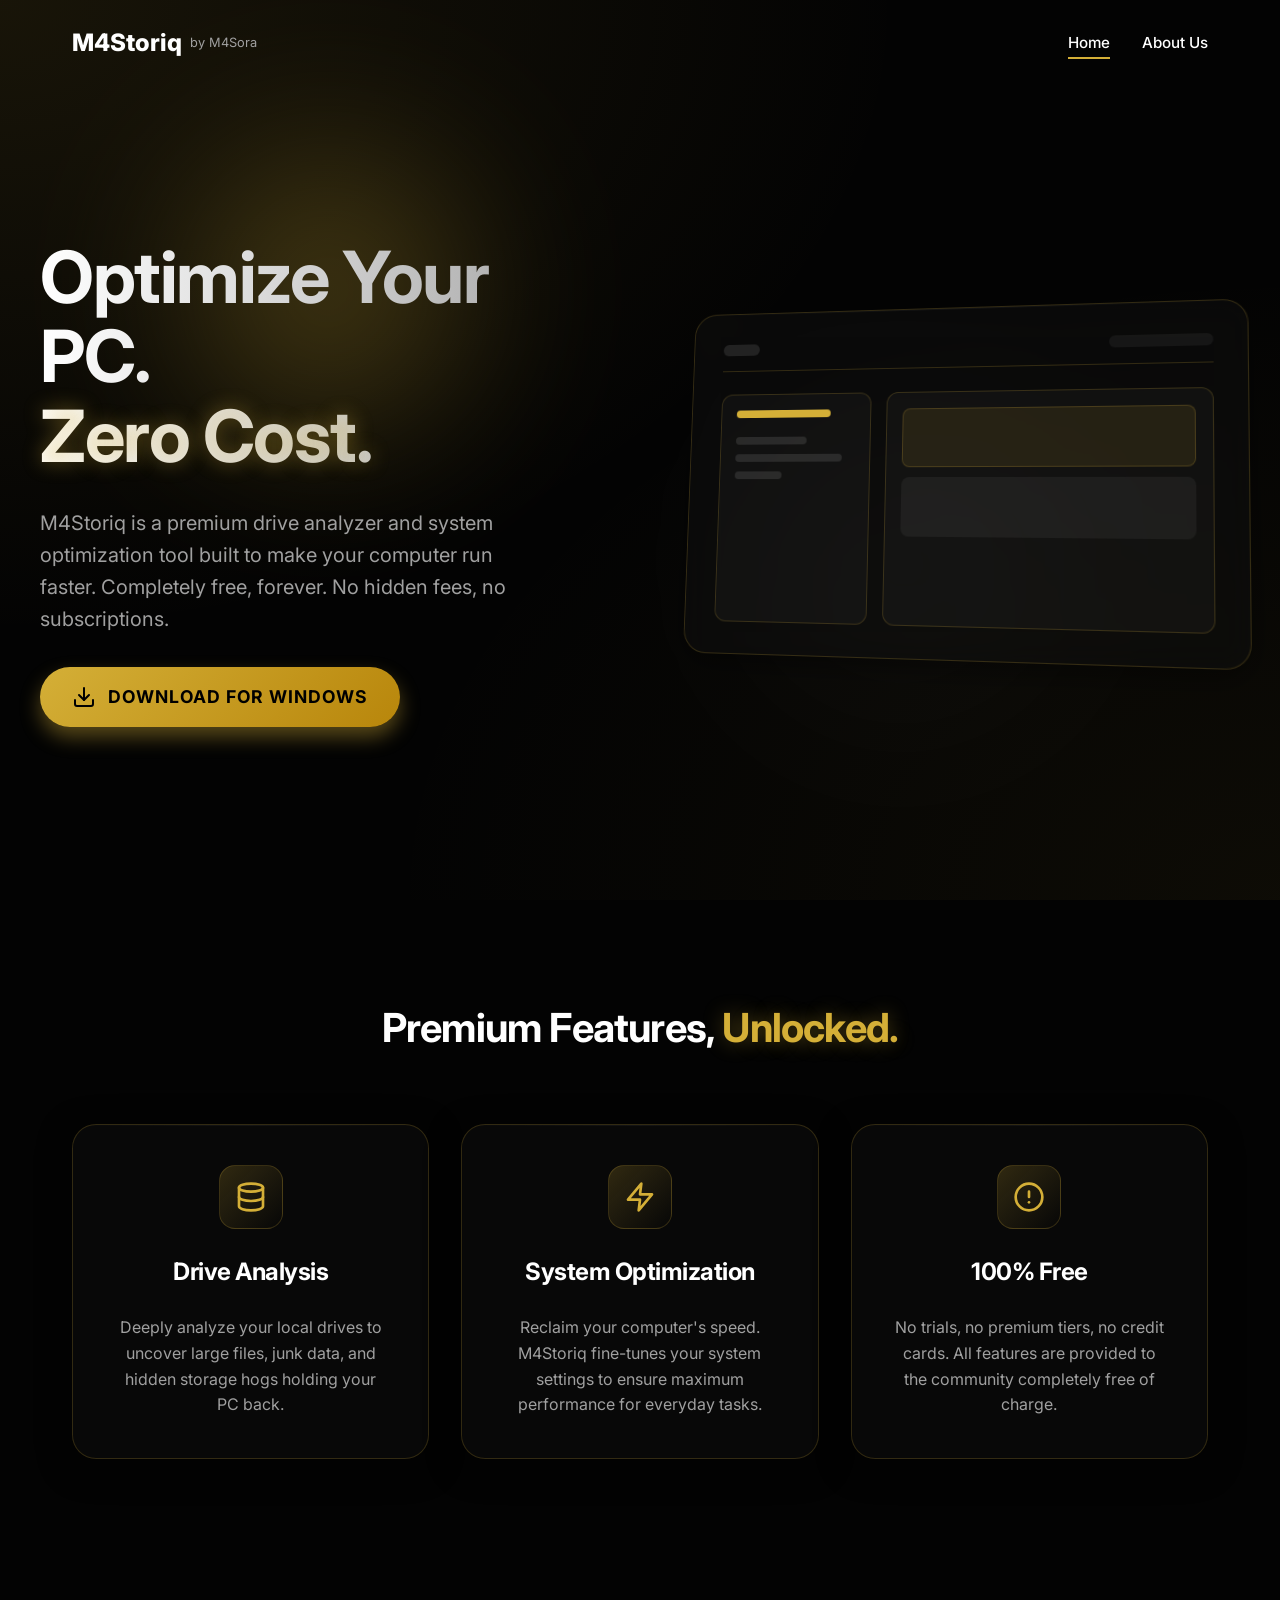
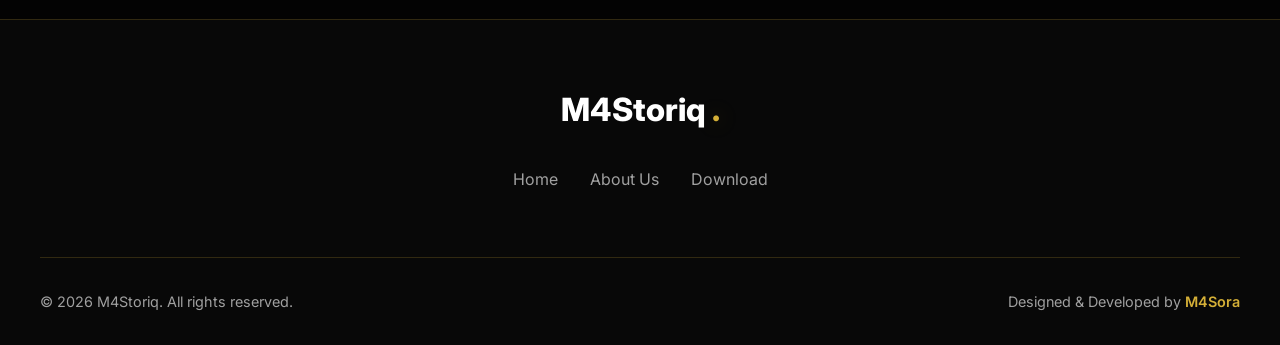
<file: index.html>
<!DOCTYPE html>
<html lang="en">
<head>
    <meta charset="UTF-8">
    <meta name="viewport" content="width=device-width, initial-scale=1.0">
    
    <!-- Primary Meta Tags -->
    <title>M4Storiq | Premium Free PC Optimization & Drive Analyzer</title>
    <meta name="title" content="M4Storiq | Premium Free PC Optimization & Drive Analyzer">
    <meta name="description" content="M4Storiq by M4Sora is a premium, 100% free PC optimization tool and drive analyzer. Clean your system, analyze disk space, and boost performance at zero cost.">
    <meta name="keywords" content="M4Storiq, M4Sora, Moaaz Ali, free PC optimizer, drive analyzer, system optimization software, clean PC, disk space analyzer, free software, Windows optimizer">
    <meta name="author" content="M4Sora, Moaaz Ali">

    <!-- Open Graph / Facebook -->
    <meta property="og:type" content="website">
    <meta property="og:title" content="M4Storiq - Premium Free PC Optimization & Drive Analyzer">
    <meta property="og:description" content="Optimize your PC for free with M4Storiq. Analyze your drives, clean up space, and boost performance at zero cost. Created by M4Sora.">
    <meta property="og:image" content="assets/m4storiq.png">

    <!-- Twitter -->
    <meta property="twitter:card" content="summary_large_image">
    <meta property="twitter:title" content="M4Storiq - Premium Free PC Optimization & Drive Analyzer">
    <meta property="twitter:description" content="Optimize your PC for free with M4Storiq. Analyze your drives, clean up space, and boost performance at zero cost. Created by M4Sora.">
    <meta property="twitter:image" content="assets/m4storiq.png">
    
    <!-- Fonts -->
    <link rel="preconnect" href="https://fonts.googleapis.com">
    <link rel="preconnect" href="https://fonts.gstatic.com" crossorigin>
    <link href="https://fonts.googleapis.com/css2?family=Inter:wght@400;500;600;700;800&display=swap" rel="stylesheet">
    <!-- CSS -->
    <link rel="stylesheet" href="css/styles.css">
    <link rel="icon" type="image/png" href="assets/m4storiq.png">
</head>
<body>
    <!-- Navigation -->
    <nav class="navbar">
        <div class="nav-container">
            <a href="index.html" class="nav-brand">
                M4Storiq <span>by M4Sora</span>
            </a>
            <div class="nav-links">
                <a href="index.html" class="nav-link active">Home</a>
                <a href="about.html" class="nav-link">About Us</a>
            </div>
        </div>
    </nav>

    <!-- Hero Section -->
    <header class="hero">
        <div class="hero-blob blob-1"></div>
        <div class="hero-blob blob-2"></div>
        
        <div class="hero-content">
            <div class="hero-text animate-on-scroll">
                <h1 class="hero-title">Optimize Your PC. <br> <span class="text-gold">Zero Cost.</span></h1>
                <p class="hero-subtitle">M4Storiq is a premium drive analyzer and system optimization tool built to make your computer run faster. Completely free, forever. No hidden fees, no subscriptions.</p>
                <a href="https://github.com/moaaz12345/M4Storiq/releases/download/v1.0.0/M4Storiq.Setup.1.0.0.exe" class="btn-primary">
                    <svg xmlns="http://www.w3.org/2000/svg" width="24" height="24" viewBox="0 0 24 24" fill="none" stroke="currentColor" stroke-width="2" stroke-linecap="round" stroke-linejoin="round"><path d="M21 15v4a2 2 0 0 1-2 2H5a2 2 0 0 1-2-2v-4"></path><polyline points="7 10 12 15 17 10"></polyline><line x1="12" y1="15" x2="12" y2="3"></line></svg>
                    Download for Windows
                </a>
            </div>
            
            <div class="hero-visual animate-on-scroll">
                <div class="app-mockup glass-panel">
                    <div class="mockup-header">
                        <div style="width: 40px; height: 12px; background: rgba(255,255,255,0.1); border-radius: 6px;"></div>
                        <div style="width: 100px; height: 12px; background: rgba(255,255,255,0.05); border-radius: 6px;"></div>
                    </div>
                    <div class="mockup-body">
                        <div class="mockup-card">
                            <div style="width: 80%; height: 8px; background: var(--gold-primary); border-radius: 4px; margin-bottom: 20px;"></div>
                            <div style="width: 60%; height: 8px; background: rgba(255,255,255,0.1); border-radius: 4px; margin-bottom: 10px;"></div>
                            <div style="width: 90%; height: 8px; background: rgba(255,255,255,0.1); border-radius: 4px; margin-bottom: 10px;"></div>
                            <div style="width: 40%; height: 8px; background: rgba(255,255,255,0.1); border-radius: 4px;"></div>
                        </div>
                        <div class="mockup-card" style="display: flex; flex-direction: column; gap: 10px;">
                             <div style="width: 100%; height: 60px; background: rgba(212, 175, 55, 0.1); border-radius: 8px; border: 1px solid var(--glass-border);"></div>
                             <div style="width: 100%; height: 60px; background: rgba(255,255,255,0.05); border-radius: 8px;"></div>
                        </div>
                    </div>
                </div>
            </div>
        </div>
    </header>

    <!-- Features Section -->
    <section class="features">
        <h2 class="section-title animate-on-scroll">Premium Features, <span class="text-gold">Unlocked.</span></h2>
        <div class="features-grid">
            <div class="feature-card glass-panel animate-on-scroll">
                <div class="feature-icon">
                    <svg xmlns="http://www.w3.org/2000/svg" viewBox="0 0 24 24" fill="none" stroke="currentColor" stroke-width="2" stroke-linecap="round" stroke-linejoin="round"><ellipse cx="12" cy="5" rx="9" ry="3"></ellipse><path d="M21 12c0 1.66-4 3-9 3s-9-1.34-9-3"></path><path d="M3 5v14c0 1.66 4 3 9 3s9-1.34 9-3V5"></path></svg>
                </div>
                <h3 class="feature-title">Drive Analysis</h3>
                <p class="feature-desc">Deeply analyze your local drives to uncover large files, junk data, and hidden storage hogs holding your PC back.</p>
            </div>
            <div class="feature-card glass-panel animate-on-scroll" style="transition-delay: 0.1s;">
                <div class="feature-icon">
                    <svg xmlns="http://www.w3.org/2000/svg" viewBox="0 0 24 24" fill="none" stroke="currentColor" stroke-width="2" stroke-linecap="round" stroke-linejoin="round"><path d="M13 2L3 14h9l-1 8 10-12h-9l1-8z"></path></svg>
                </div>
                <h3 class="feature-title">System Optimization</h3>
                <p class="feature-desc">Reclaim your computer's speed. M4Storiq fine-tunes your system settings to ensure maximum performance for everyday tasks.</p>
            </div>
            <div class="feature-card glass-panel animate-on-scroll" style="transition-delay: 0.2s;">
                <div class="feature-icon">
                    <svg xmlns="http://www.w3.org/2000/svg" viewBox="0 0 24 24" fill="none" stroke="currentColor" stroke-width="2" stroke-linecap="round" stroke-linejoin="round"><circle cx="12" cy="12" r="10"></circle><line x1="12" y1="8" x2="12" y2="12"></line><line x1="12" y1="16" x2="12.01" y2="16"></line></svg>
                </div>
                <h3 class="feature-title">100% Free</h3>
                <p class="feature-desc">No trials, no premium tiers, no credit cards. All features are provided to the community completely free of charge.</p>
            </div>
        </div>
    </section>

    <!-- Footer -->
    <footer class="footer">
        <div class="footer-content">
            <div class="footer-brand">
                M4Storiq <span class="text-gold">.</span>
            </div>
            <div class="footer-links">
                <a href="index.html" class="footer-link">Home</a>
                <a href="about.html" class="footer-link">About Us</a>
                <a href="https://github.com/moaaz12345/M4Storiq/releases/download/v1.0.0/M4Storiq.Setup.1.0.0.exe" class="footer-link">Download</a>
            </div>
            <div class="footer-bottom">
                <p>&copy; 2026 M4Storiq. All rights reserved.</p>
                <p>Designed & Developed by <a href="https://m4soraofficial.netlify.app/" target="_blank" class="creator-link">M4Sora</a></p>
            </div>
        </div>
    </footer>

    <!-- JS -->
    <script src="js/script.js"></script>
</body>
</html>
</file>
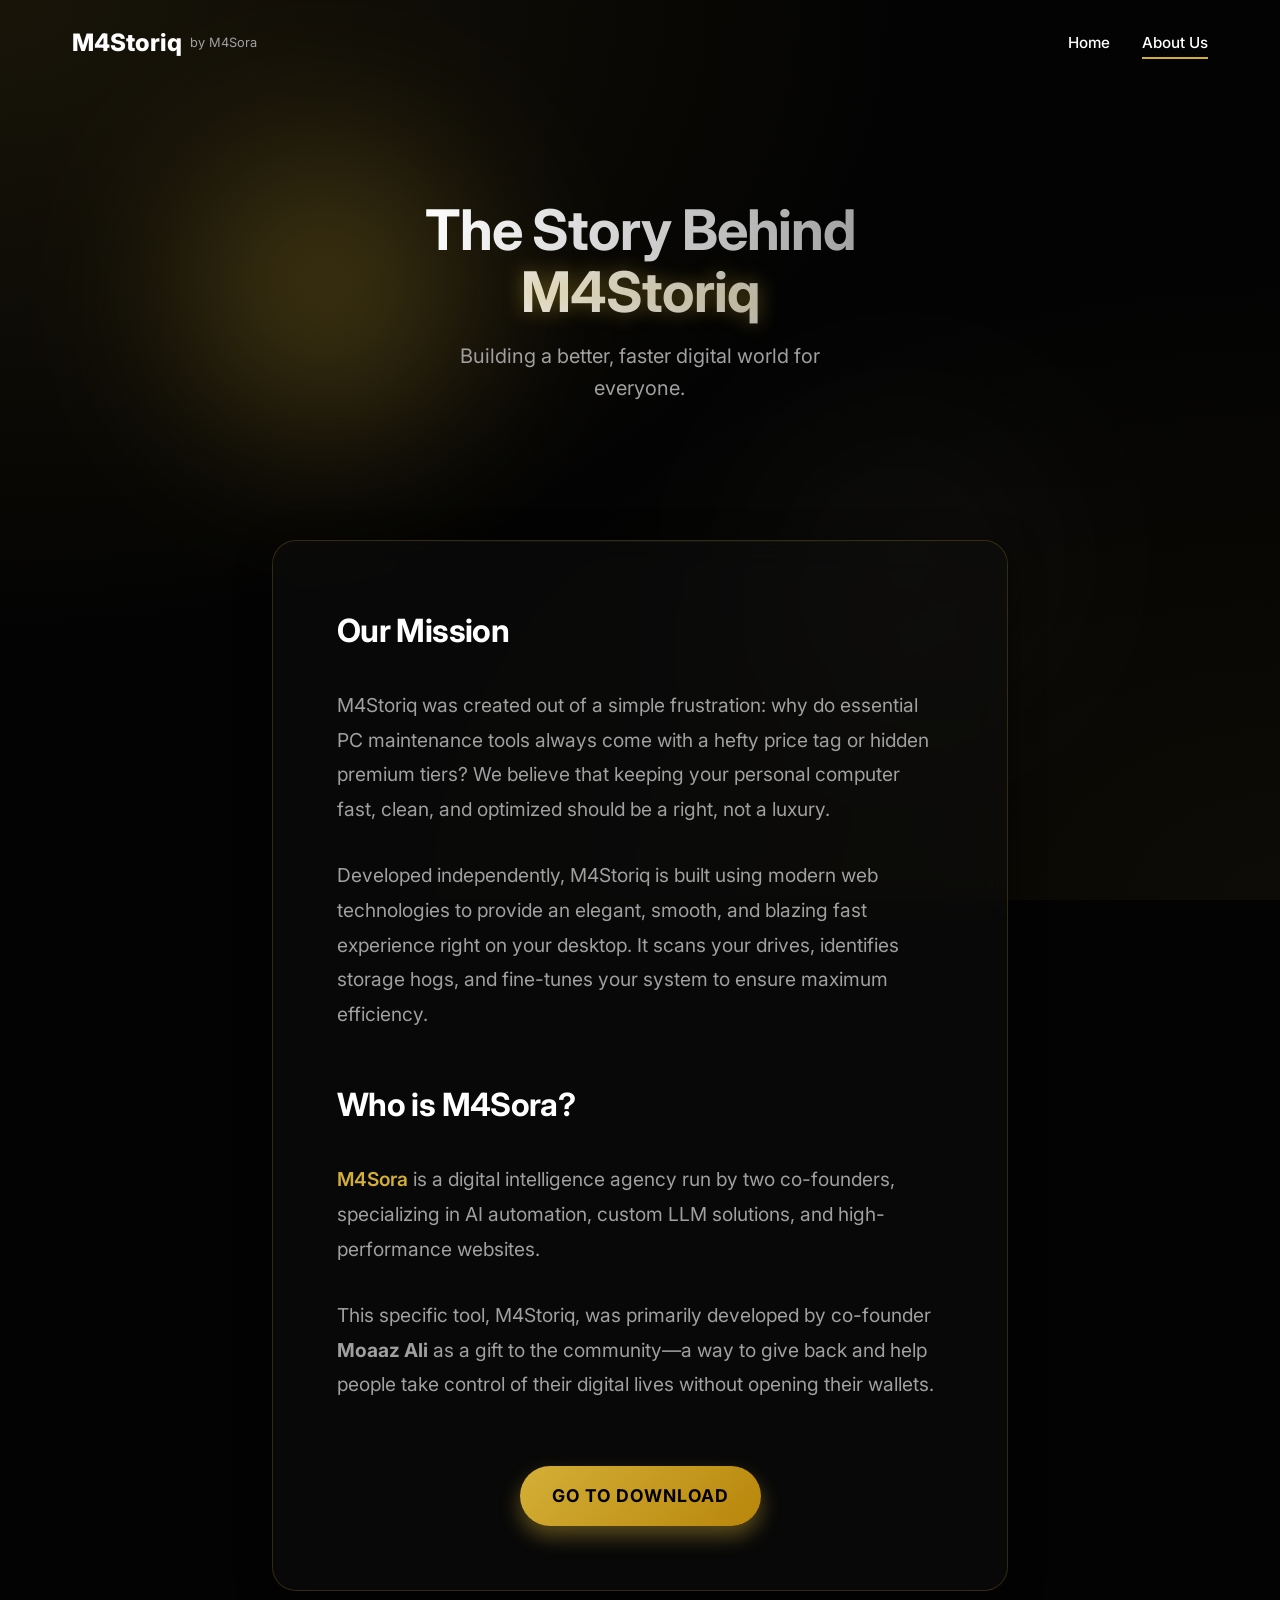
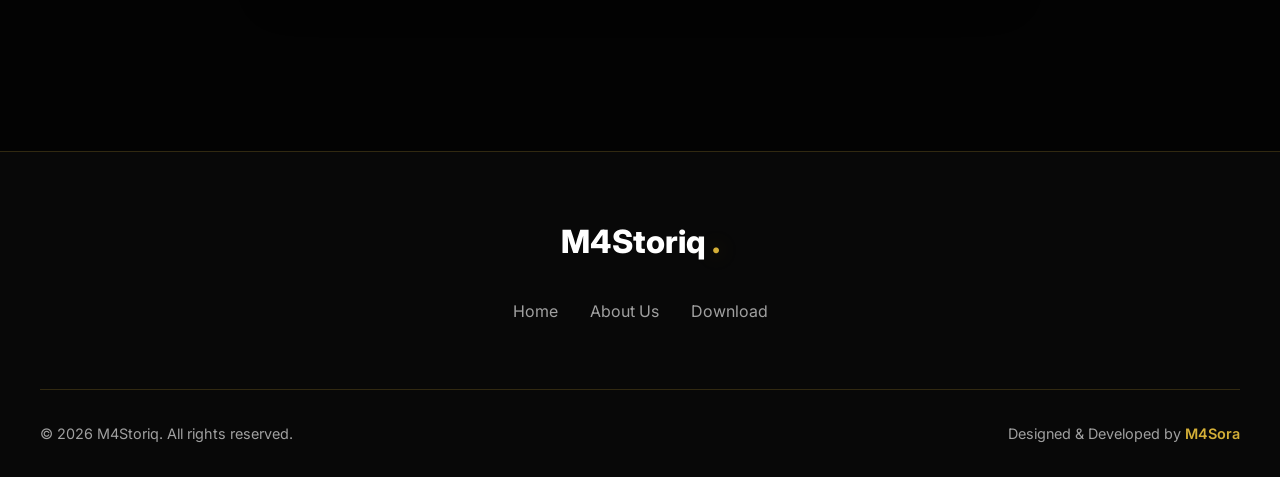
<file: about.html>
<!DOCTYPE html>
<html lang="en">
<head>
    <meta charset="UTF-8">
    <meta name="viewport" content="width=device-width, initial-scale=1.0">
    
    <!-- Primary Meta Tags -->
    <title>About Us | M4Storiq by M4Sora</title>
    <meta name="title" content="About Us | M4Storiq by M4Sora">
    <meta name="description" content="Learn about M4Sora, the digital intelligence agency behind M4Storiq. Co-founded by Moaaz Ali, we build free, premium tools to help you take control of your digital life.">
    <meta name="keywords" content="M4Sora, Moaaz Ali, M4Storiq about, digital intelligence agency, AI automation, custom LLM solutions, free software developers, tech agency">
    <meta name="author" content="M4Sora, Moaaz Ali">

    <!-- Open Graph / Facebook -->
    <meta property="og:type" content="website">
    <meta property="og:title" content="About M4Sora & M4Storiq">
    <meta property="og:description" content="Discover the story behind M4Storiq and the M4Sora digital intelligence agency.">
    <meta property="og:image" content="assets/m4storiq.png">

    <!-- Twitter -->
    <meta property="twitter:card" content="summary_large_image">
    <meta property="twitter:title" content="About M4Sora & M4Storiq">
    <meta property="twitter:description" content="Discover the story behind M4Storiq and the M4Sora digital intelligence agency.">
    <meta property="twitter:image" content="assets/m4storiq.png">
    
    <!-- Fonts -->
    <link rel="preconnect" href="https://fonts.googleapis.com">
    <link rel="preconnect" href="https://fonts.gstatic.com" crossorigin>
    <link href="https://fonts.googleapis.com/css2?family=Inter:wght@400;500;600;700;800&display=swap" rel="stylesheet">
    <!-- CSS -->
    <link rel="stylesheet" href="css/styles.css">
    <link rel="icon" type="image/png" href="assets/m4storiq.png">
</head>
<body>
    <!-- Navigation -->
    <nav class="navbar">
        <div class="nav-container">
            <a href="index.html" class="nav-brand">
                M4Storiq <span>by M4Sora</span>
            </a>
            <div class="nav-links">
                <a href="index.html" class="nav-link">Home</a>
                <a href="about.html" class="nav-link active">About Us</a>
            </div>
        </div>
    </nav>

    <!-- About Hero Section -->
    <header class="about-hero">
        <div class="hero-blob blob-1"></div>
        <div class="hero-blob blob-2" style="animation-direction: reverse;"></div>
        
        <div class="animate-on-scroll">
            <h1 class="hero-title" style="font-size: 3.5rem; margin-bottom: 1rem;">The Story Behind <br><span class="text-gold">M4Storiq</span></h1>
            <p class="hero-subtitle" style="margin: 0 auto;">Building a better, faster digital world for everyone.</p>
        </div>
    </header>

    <!-- About Content -->
    <main class="about-content animate-on-scroll">
        <div class="glass-panel" style="padding: 4rem; text-align: left;">
            <h2 style="font-size: 2rem; margin-bottom: 2rem;">Our Mission</h2>
            <p>
                M4Storiq was created out of a simple frustration: why do essential PC maintenance tools always come with a hefty price tag or hidden premium tiers? We believe that keeping your personal computer fast, clean, and optimized should be a right, not a luxury.
            </p>
            <p>
                Developed independently, M4Storiq is built using modern web technologies to provide an elegant, smooth, and blazing fast experience right on your desktop. It scans your drives, identifies storage hogs, and fine-tunes your system to ensure maximum efficiency.
            </p>
            <h2 style="font-size: 2rem; margin-top: 3rem; margin-bottom: 2rem;">Who is M4Sora?</h2>
            <p>
                <a href="https://m4soraofficial.netlify.app/" target="_blank" class="creator-link">M4Sora</a> is a digital intelligence agency run by two co-founders, specializing in AI automation, custom LLM solutions, and high-performance websites.
            </p>
            <p>
                This specific tool, M4Storiq, was primarily developed by co-founder <strong>Moaaz Ali</strong> as a gift to the community—a way to give back and help people take control of their digital lives without opening their wallets.
            </p>
            <div style="margin-top: 4rem; text-align: center;">
                <a href="index.html" class="btn-primary">
                    Go to Download
                </a>
            </div>
        </div>
    </main>

    <!-- Footer -->
    <footer class="footer">
        <div class="footer-content">
            <div class="footer-brand">
                M4Storiq <span class="text-gold">.</span>
            </div>
            <div class="footer-links">
                <a href="index.html" class="footer-link">Home</a>
                <a href="about.html" class="footer-link">About Us</a>
                <a href="index.html#download" class="footer-link">Download</a>
            </div>
            <div class="footer-bottom">
                <p>&copy; 2026 M4Storiq. All rights reserved.</p>
                <p>Designed & Developed by <a href="https://m4soraofficial.netlify.app/" target="_blank" class="creator-link">M4Sora</a></p>
            </div>
        </div>
    </footer>

    <!-- JS -->
    <script src="js/script.js"></script>
</body>
</html>
</file>
<file: css/styles.css>
:root {
    /* Dark Mode Tokens (Default) */
    --bg-color: #030303;
    --bg-mesh: radial-gradient(at 0% 0%, rgba(212, 175, 55, 0.1) 0px, transparent 50%),
               radial-gradient(at 100% 100%, rgba(212, 175, 55, 0.05) 0px, transparent 50%);
    --glass-bg: rgba(15, 15, 15, 0.5);
    --glass-border: rgba(212, 175, 55, 0.2);
    --glass-shadow: 0 8px 32px 0 rgba(0, 0, 0, 0.5);
    --glass-highlight: rgba(255, 255, 255, 0.05);
    
    --gold-primary: #D4AF37;
    --gold-hover: #F3E5AB;
    --gold-glow: rgba(212, 175, 55, 0.4);
    
    --text-primary: #FFFFFF;
    --text-secondary: #A0A0A0;
    
    --font-sans: 'Inter', system-ui, -apple-system, sans-serif;
    --transition-smooth: all 0.4s cubic-bezier(0.25, 1, 0.5, 1);
}

* {
    margin: 0;
    padding: 0;
    box-sizing: border-box;
}

body {
    font-family: var(--font-sans);
    background-color: var(--bg-color);
    background-image: var(--bg-mesh);
    background-attachment: fixed;
    color: var(--text-primary);
    line-height: 1.6;
    overflow-x: hidden;
    transition: var(--transition-smooth);
}

a {
    text-decoration: none;
    color: inherit;
}

ul {
    list-style: none;
}

/* Typography */
h1, h2, h3, h4 {
    font-weight: 700;
    letter-spacing: -0.02em;
}

.text-gold {
    color: var(--gold-primary);
    text-shadow: 0 0 20px var(--gold-glow);
}

/* Liquid Glass Utilities */
.glass-panel {
    background: var(--glass-bg);
    backdrop-filter: blur(16px) saturate(120%);
    -webkit-backdrop-filter: blur(16px) saturate(120%);
    border: 1px solid var(--glass-border);
    box-shadow: var(--glass-shadow);
    border-radius: 24px;
    position: relative;
    overflow: hidden;
    transition: var(--transition-smooth);
}

.glass-panel::before {
    content: '';
    position: absolute;
    top: 0; left: 0; right: 0;
    height: 1px;
    background: linear-gradient(90deg, transparent, var(--glass-highlight), transparent);
}

/* Navigation */
.navbar {
    position: fixed;
    top: 0;
    width: 100%;
    z-index: 1000;
    padding: 1.5rem 0;
    transition: var(--transition-smooth);
}

.navbar.scrolled {
    padding: 1rem 0;
    background: var(--glass-bg);
    backdrop-filter: blur(12px);
    border-bottom: 1px solid var(--glass-border);
}

.nav-container {
    max-width: 1200px;
    margin: 0 auto;
    display: flex;
    justify-content: space-between;
    align-items: center;
    padding: 0 2rem;
}

.nav-brand {
    font-size: 1.5rem;
    font-weight: 800;
    display: flex;
    align-items: center;
    gap: 0.5rem;
}

.nav-brand span {
    font-size: 0.8rem;
    font-weight: 400;
    color: var(--text-secondary);
}

.nav-links {
    display: flex;
    align-items: center;
    gap: 2rem;
}

.nav-link {
    font-weight: 500;
    font-size: 0.95rem;
    transition: var(--transition-smooth);
    position: relative;
}

.nav-link::after {
    content: '';
    position: absolute;
    width: 0;
    height: 2px;
    bottom: -4px;
    left: 0;
    background-color: var(--gold-primary);
    transition: var(--transition-smooth);
}

.nav-link:hover::after,
.nav-link.active::after {
    width: 100%;
}

.nav-link:hover {
    color: var(--gold-primary);
}

/* Button */
.btn-primary {
    display: inline-flex;
    align-items: center;
    justify-content: center;
    gap: 0.75rem;
    background: linear-gradient(135deg, var(--gold-primary), #B8860B);
    color: #000;
    padding: 1rem 2rem;
    border-radius: 50px;
    font-weight: 700;
    font-size: 1.1rem;
    border: none;
    cursor: pointer;
    transition: var(--transition-smooth);
    box-shadow: 0 10px 20px var(--gold-glow);
    text-transform: uppercase;
    letter-spacing: 1px;
}

.btn-primary:hover {
    transform: translateY(-3px);
    box-shadow: 0 15px 30px var(--gold-glow);
    background: linear-gradient(135deg, var(--gold-hover), var(--gold-primary));
}

.btn-primary svg {
    width: 24px;
    height: 24px;
}

/* Hero Section */
.hero {
    min-height: 100vh;
    display: flex;
    align-items: center;
    justify-content: center;
    padding: 8rem 2rem 4rem;
    position: relative;
    overflow: hidden;
}

/* Animated background blobs */
.hero-blob {
    position: absolute;
    border-radius: 50%;
    filter: blur(80px);
    opacity: 0.4;
    z-index: -1;
    animation: float 20s infinite ease-in-out alternate;
}

.blob-1 {
    top: 10%; left: 10%;
    width: 400px; height: 400px;
    background: radial-gradient(circle, var(--gold-primary), transparent 70%);
}

.blob-2 {
    bottom: 10%; right: 10%;
    width: 500px; height: 500px;
    background: radial-gradient(circle, rgba(255,255,255,0.1), transparent 70%);
    animation-delay: -10s;
}

@keyframes float {
    0% { transform: translate(0, 0) scale(1); }
    50% { transform: translate(50px, 50px) scale(1.1); }
    100% { transform: translate(-50px, 100px) scale(0.9); }
}

.hero-content {
    max-width: 1200px;
    width: 100%;
    display: grid;
    grid-template-columns: 1fr 1fr;
    gap: 4rem;
    align-items: center;
}

.hero-text {
    display: flex;
    flex-direction: column;
    gap: 2rem;
    align-items: flex-start;
}

.hero-title {
    font-size: 4.5rem;
    line-height: 1.1;
    background: linear-gradient(to right, var(--text-primary), var(--text-secondary));
    -webkit-background-clip: text;
    -webkit-text-fill-color: transparent;
}

.hero-subtitle {
    font-size: 1.25rem;
    color: var(--text-secondary);
    max-width: 90%;
}

.hero-visual {
    position: relative;
}

.app-mockup {
    width: 100%;
    aspect-ratio: 16/10;
    padding: 2rem;
    display: flex;
    flex-direction: column;
    gap: 1.5rem;
    transform: perspective(1000px) rotateY(-10deg) rotateX(5deg);
    transition: transform 0.5s ease;
}

.app-mockup:hover {
    transform: perspective(1000px) rotateY(0deg) rotateX(0deg);
}

.mockup-header {
    display: flex;
    justify-content: space-between;
    align-items: center;
    border-bottom: 1px solid var(--glass-border);
    padding-bottom: 1rem;
}

.mockup-body {
    flex: 1;
    display: grid;
    grid-template-columns: 1fr 2fr;
    gap: 1rem;
}

.mockup-card {
    background: rgba(255, 255, 255, 0.03);
    border: 1px solid var(--glass-border);
    border-radius: 12px;
    padding: 1rem;
}

/* Features Section */
.features {
    padding: 6rem 2rem;
    max-width: 1200px;
    margin: 0 auto;
}

.section-title {
    text-align: center;
    font-size: 2.5rem;
    margin-bottom: 4rem;
}

.features-grid {
    display: grid;
    grid-template-columns: repeat(auto-fit, minmax(300px, 1fr));
    gap: 2rem;
}

.feature-card {
    padding: 2.5rem;
    text-align: center;
    display: flex;
    flex-direction: column;
    align-items: center;
    gap: 1.5rem;
}

.feature-icon {
    width: 64px;
    height: 64px;
    display: flex;
    align-items: center;
    justify-content: center;
    border-radius: 16px;
    background: linear-gradient(135deg, rgba(212, 175, 55, 0.2), transparent);
    border: 1px solid var(--glass-border);
    color: var(--gold-primary);
}

.feature-icon svg {
    width: 32px; height: 32px;
}

.feature-title {
    font-size: 1.5rem;
}

.feature-desc {
    color: var(--text-secondary);
}

/* About Page Specifics */
.about-hero {
    min-height: 60vh;
    display: flex;
    align-items: center;
    justify-content: center;
    text-align: center;
    padding: 8rem 2rem 4rem;
}

.about-content {
    max-width: 800px;
    margin: 0 auto;
    padding: 0 2rem 6rem;
}

.about-content p {
    font-size: 1.2rem;
    color: var(--text-secondary);
    margin-bottom: 2rem;
    line-height: 1.8;
}

/* Footer */
.footer {
    padding: 4rem 2rem 2rem;
    background: var(--glass-bg);
    border-top: 1px solid var(--glass-border);
    margin-top: 4rem;
}

.footer-content {
    max-width: 1200px;
    margin: 0 auto;
    display: flex;
    flex-direction: column;
    align-items: center;
    gap: 2rem;
    text-align: center;
}

.footer-brand {
    font-size: 2rem;
    font-weight: 800;
}

.footer-links {
    display: flex;
    gap: 2rem;
}

.footer-link {
    color: var(--text-secondary);
    transition: var(--transition-smooth);
}

.footer-link:hover {
    color: var(--gold-primary);
}

.footer-bottom {
    margin-top: 2rem;
    padding-top: 2rem;
    border-top: 1px solid var(--glass-border);
    width: 100%;
    display: flex;
    justify-content: space-between;
    color: var(--text-secondary);
    font-size: 0.9rem;
}

.creator-link {
    color: var(--gold-primary);
    font-weight: 600;
}

.creator-link:hover {
    text-decoration: underline;
}

/* Responsive Design */
@media (max-width: 968px) {
    .hero-content {
        grid-template-columns: 1fr;
        text-align: center;
    }

    .hero-text {
        align-items: center;
    }

    .hero-title {
        font-size: 3.5rem;
    }
}

@media (max-width: 768px) {
    .navbar {
        padding: 1rem 0;
    }
    
    .nav-container {
        flex-direction: row;
        padding: 0 1rem;
    }

    .nav-brand {
        margin: 0;
        font-size: 1.25rem;
    }
    
    .nav-brand span {
        display: none; /* Hide 'by M4Sora' on mobile to save space */
    }

    .nav-links {
        position: static;
        transform: none;
        background: transparent;
        backdrop-filter: none;
        -webkit-backdrop-filter: none;
        border: none;
        box-shadow: none;
        padding: 0;
        width: auto;
        justify-content: flex-end;
        gap: 1rem;
    }
    
    .nav-link {
        font-size: 0.9rem;
    }
    
    .nav-link::after {
        display: none;
    }
    
    .nav-link.active {
        color: var(--gold-primary);
        font-weight: 700;
    }
    
    .hero {
        padding: 6rem 1.5rem 8rem;
    }

    .hero-title {
        font-size: 2.2rem;
    }
    
    .hero-subtitle {
        font-size: 1.1rem;
        max-width: 100%;
    }
    
    .feature-card {
        padding: 1.5rem;
    }
    
    .section-title {
        font-size: 2rem;
        margin-bottom: 2rem;
    }
    
    .app-mockup {
        padding: 1rem;
        aspect-ratio: auto;
        min-height: 250px;
    }
    
    .mockup-body {
        grid-template-columns: 1fr;
    }
    
    .footer {
        padding: 3rem 1.5rem 6rem; /* Extra bottom padding for floating nav */
    }
    
    .footer-bottom {
        flex-direction: column;
        gap: 1rem;
        text-align: center;
    }
}

/* Scroll Animations */
.animate-on-scroll {
    opacity: 0;
    transform: translateY(30px);
    transition: opacity 0.8s ease-out, transform 0.8s ease-out;
}

.animate-on-scroll.is-visible {
    opacity: 1;
    transform: translateY(0);
}
</file>
